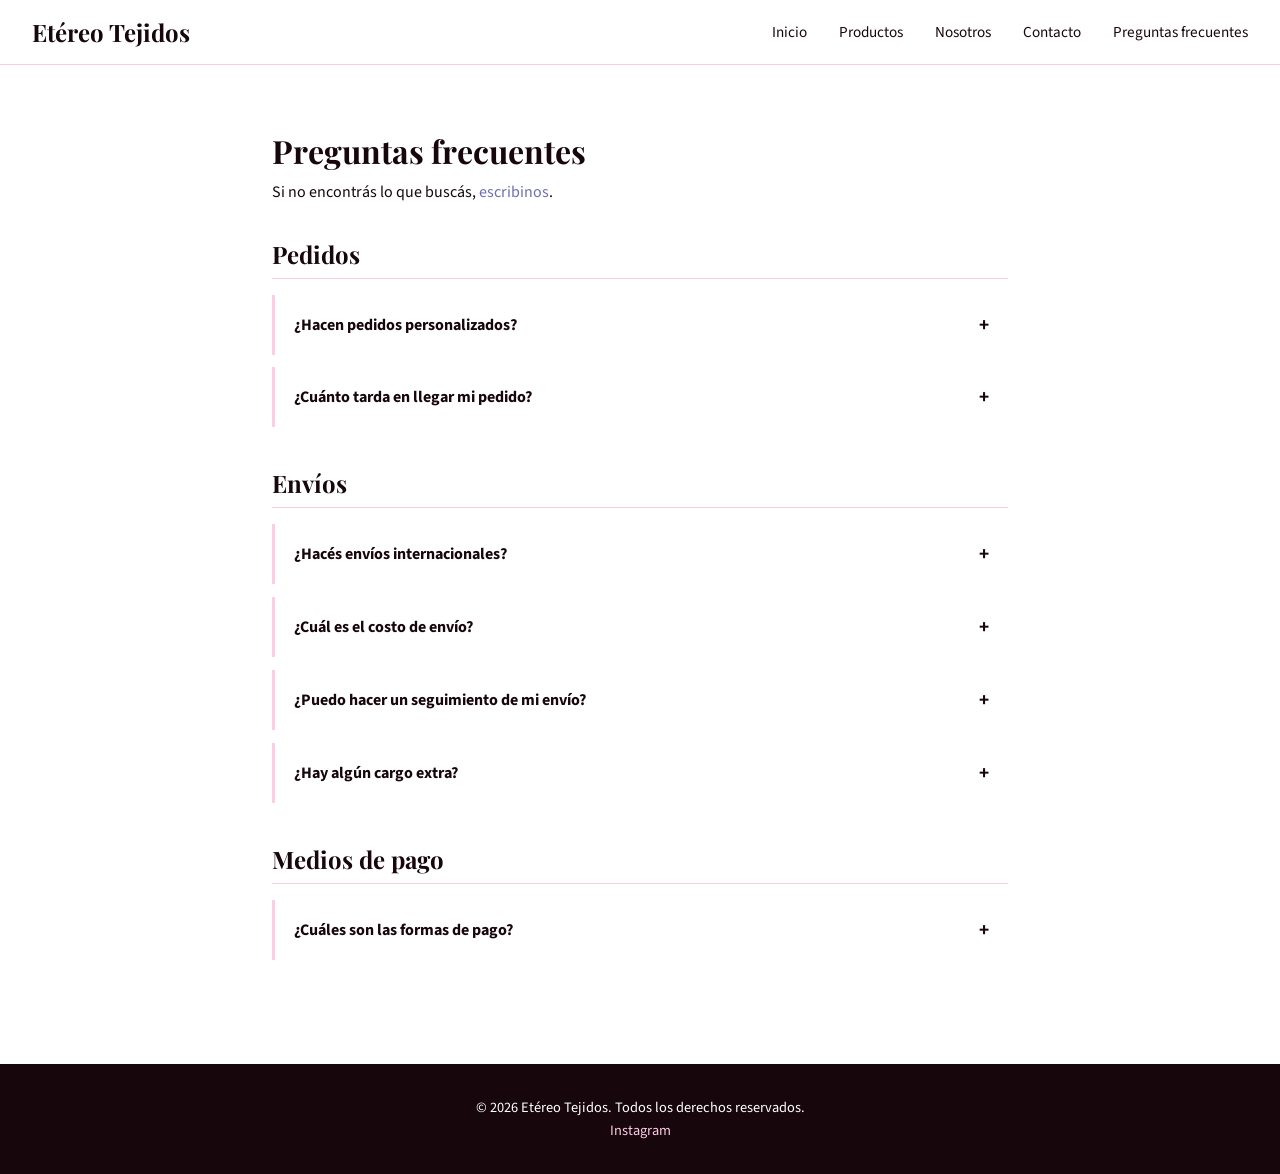
<file: pages/faq.html>
<!DOCTYPE html>
<html lang="es">
<head>
    <meta charset="UTF-8">
    <meta name="viewport" content="width=device-width, initial-scale=1.0">
    <title>Preguntas frecuentes | Etéreo Tejidos</title>
    <link rel="stylesheet" href="../styles/styles.css">
</head>
<body>

    <header>
        <h1>Etéreo Tejidos</h1>
        <nav>
            <ul>
                <li><a href="../index.html">Inicio</a></li>
                <li><a href="./productos.html">Productos</a></li>
                <li><a href="./about.html">Nosotros</a></li>
                <li><a href="./contacto.html">Contacto</a></li>
                <li><a href="./faq.html">Preguntas frecuentes</a></li>
            </ul>
        </nav>
    </header>

    <main>

        <section class="faq-contenido">
            <article>
                <h2>Preguntas frecuentes</h2>
                <p class="faq-contacto">Si no encontrás lo que buscás, <a href="./contacto.html">escribinos</a>.</p>

                <article class="faq-categoria">
                    <h3>Pedidos</h3>

                    <details>
                        <summary>¿Hacen pedidos personalizados?</summary>
                        <p>¡Sí! Podés escribirnos por Instagram o a través del <a href="./contacto.html">formulario de contacto</a> para coordinar.</p>
                    </details>

                    <details>
                        <summary>¿Cuánto tarda en llegar mi pedido?</summary>
                        <p>La producción de cada pieza tarda aproximadamente 15 días hábiles (puede variar según el flujo de pedidos). A eso se suma el tiempo de envío, que generalmente es de entre 3 y 10 días hábiles según el destino.</p>
                    </details>

                </article>


                <article class="faq-categoria">
                    <h3>Envíos</h3>

                    <details>
                        <summary>¿Hacés envíos internacionales?</summary>
                        <p>¡Sí! Enviamos a todo el mundo a través de FedEx o DHL.</p>
                    </details>

                    <details>
                        <summary>¿Cuál es el costo de envío?</summary>
                        <p>El costo de envío se calcula en base al total de tu compra y tu ubicación. Podés verlo en el checkout, en el momento previo a confirmar la compra.</p>
                    </details>

                    <details>
                        <summary>¿Puedo hacer un seguimiento de mi envío?</summary>
                        <p>¡Sí! Una vez despachado tu pedido, te enviaremos el código de seguimiento y todos los detalles necesarios para que puedas rastrearlo.</p>
                    </details>

                    <details>
                        <summary>¿Hay algún cargo extra?</summary>
                        <p>El único cargo adicional posible es el arancel de aduana de cada país, que cobra directamente el correo al momento de la entrega.</p>
                        <p>Estos valores varían según el país de destino, por lo que te recomendamos consultarlos antes de realizar tu compra.</p> 
                        <p>Etéreo Tejidos NO se responsabiliza por este tipo de cargos.</p>
                    </details>

                </article>

                <!-- PAGOS -->
                <article class="faq-categoria">
                    <h3>Medios de pago</h3>

                    <details>
                        <summary>¿Cuáles son las formas de pago?</summary>
                        <p>Si sos de Argentina, podés pagar con Mercado Pago o transferencia.</p>
                        <p>Si sos del exterior, el único medio de pago disponible es PayPal. En ese caso, los precios están expresados en dólares estadounidenses (USD); la conversión a tu moneda local queda a tu cargo.</p>
                    </details>

                </article>

            </article>
        </section>

    </main>

    <footer>
        <p>© 2026 Etéreo Tejidos. Todos los derechos reservados.</p>
        <p>
            <a href="https://www.instagram.com/etereo_tejidos/" target="_blank" rel="noopener noreferrer">Instagram</a>
        </p>
    </footer>

</body>
</html>
</file>
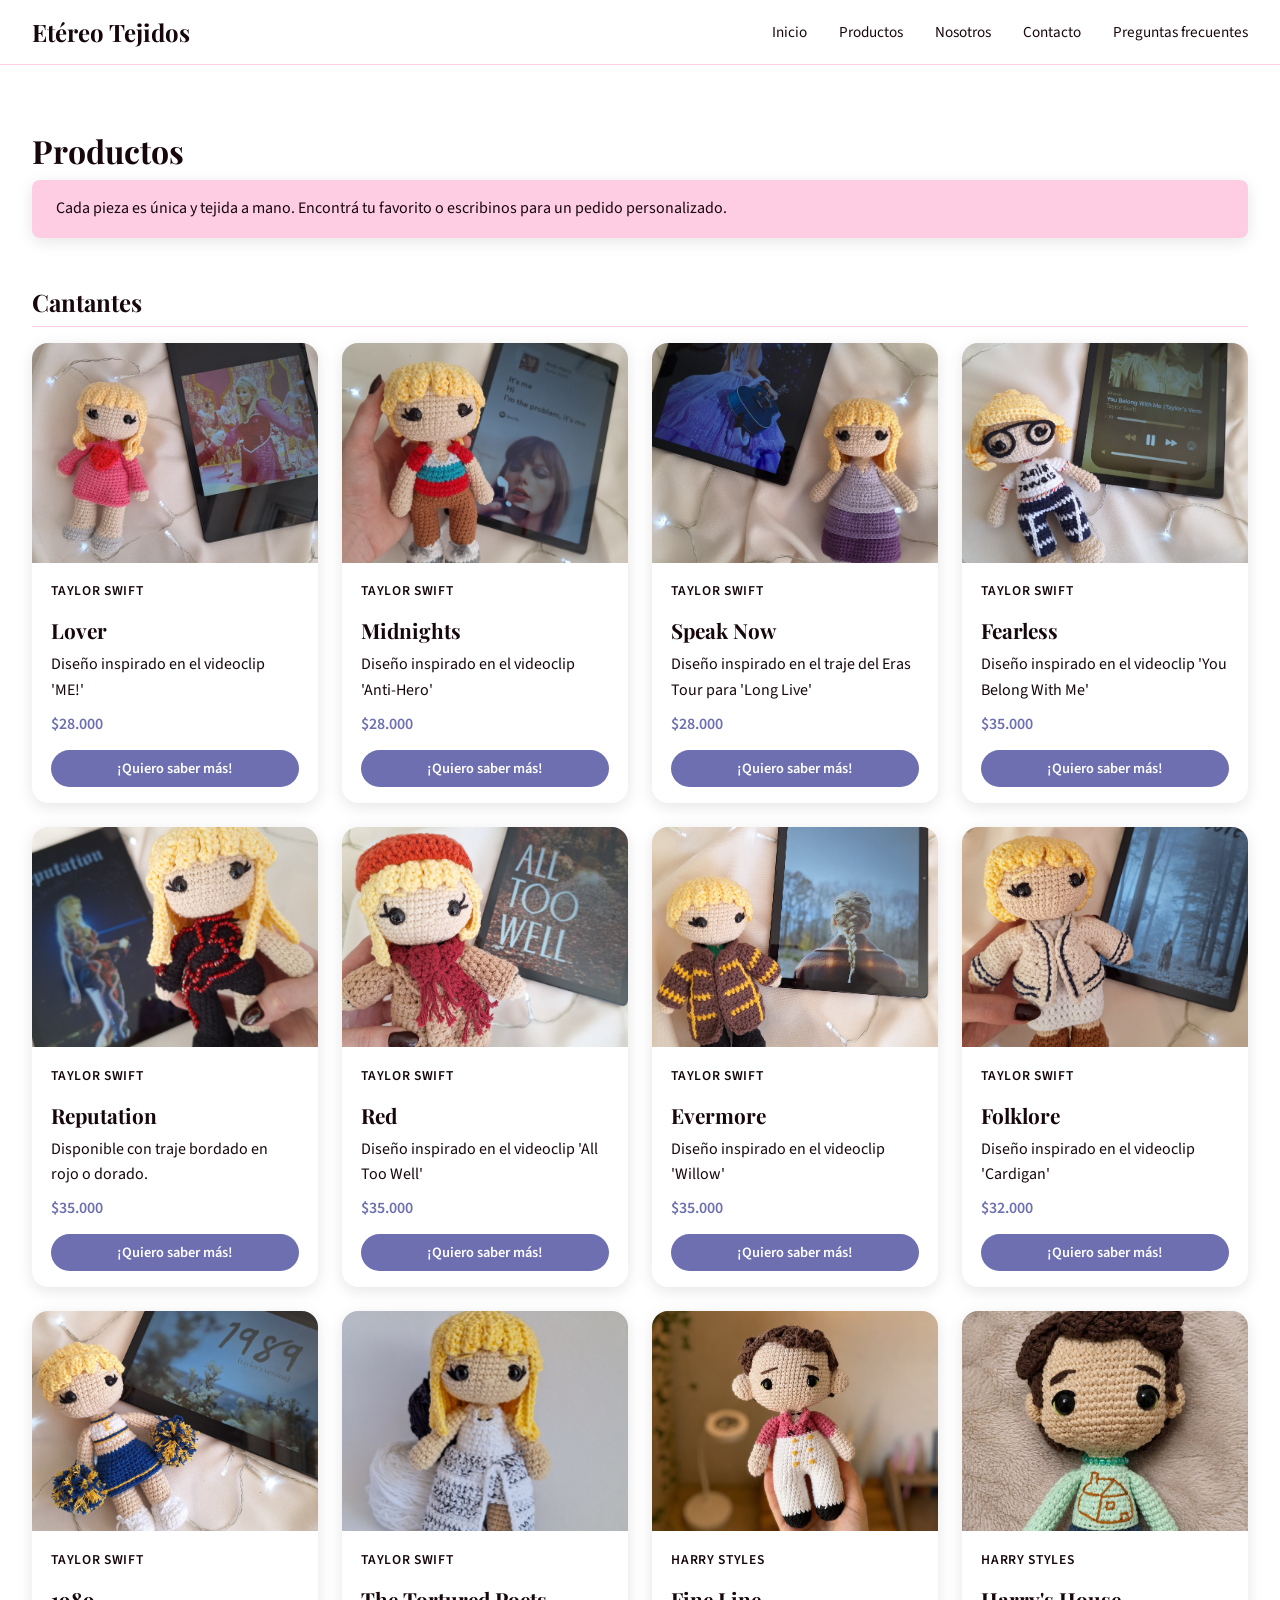
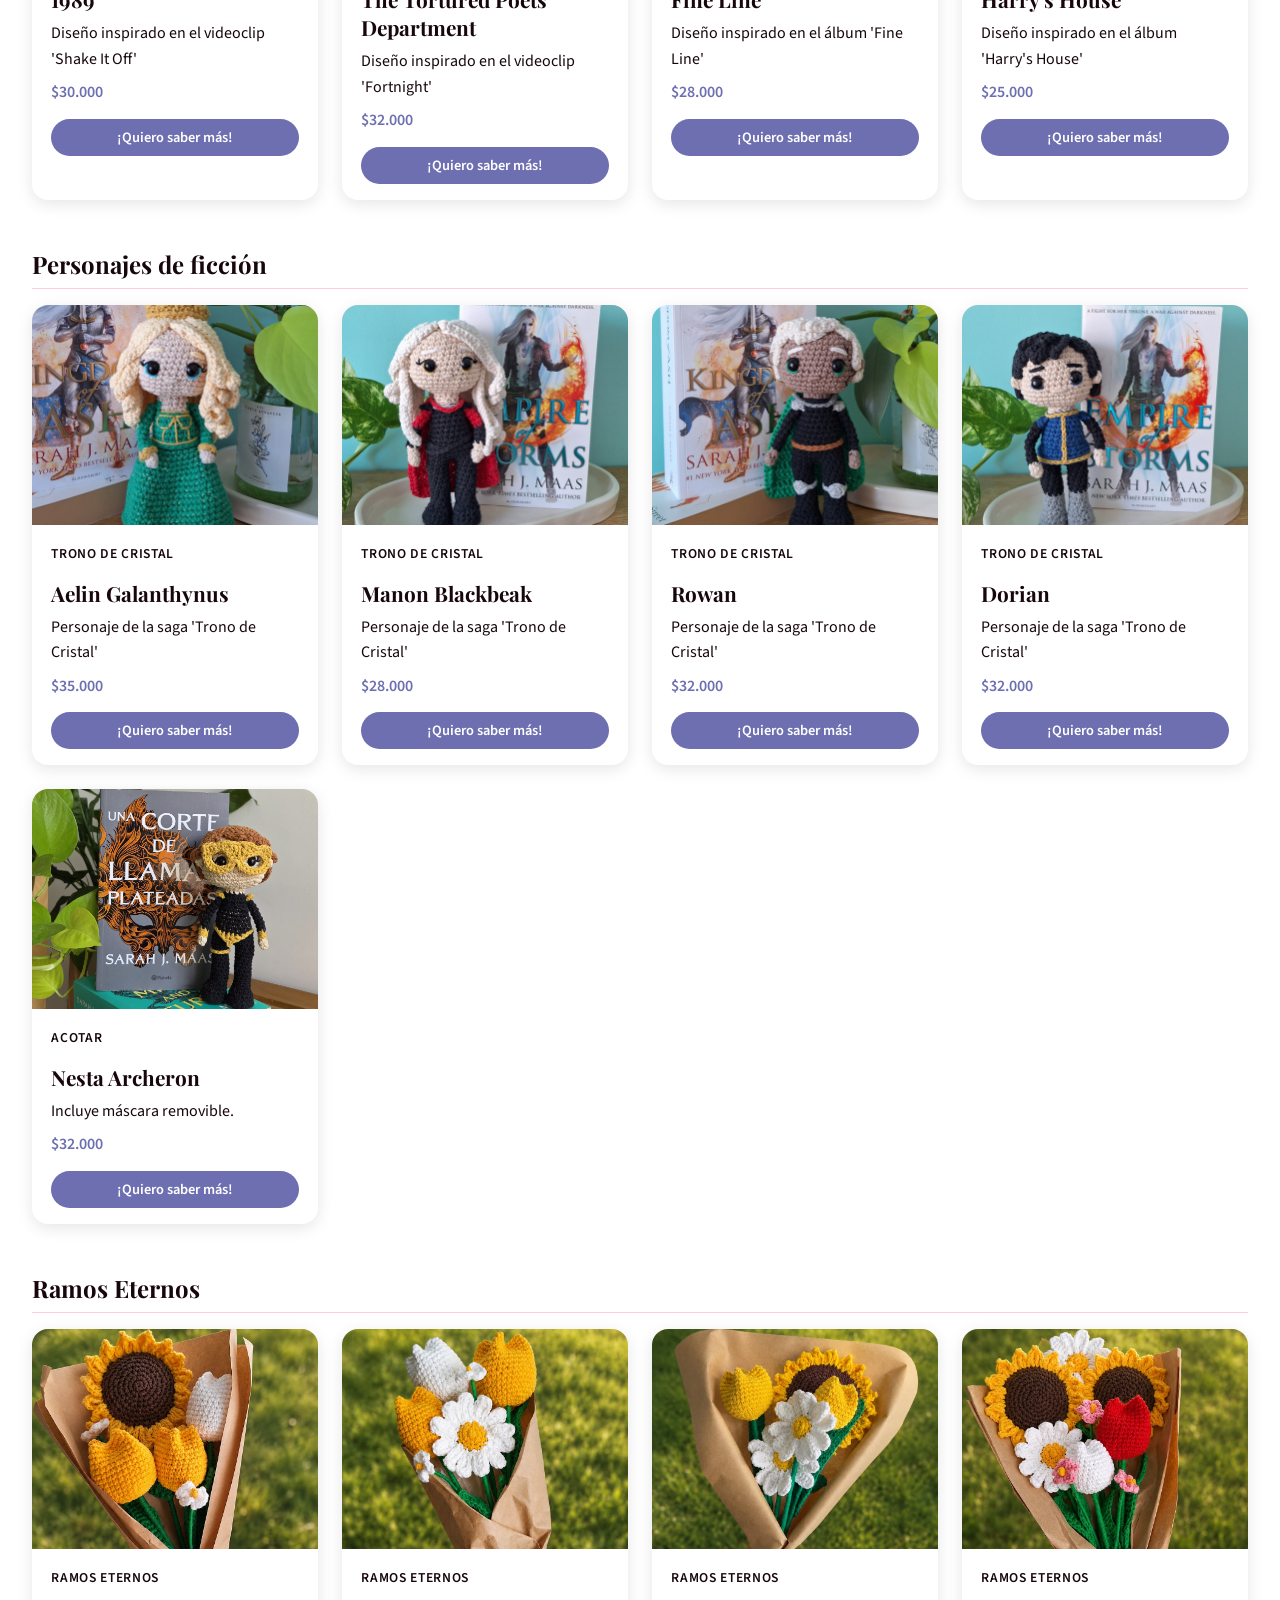
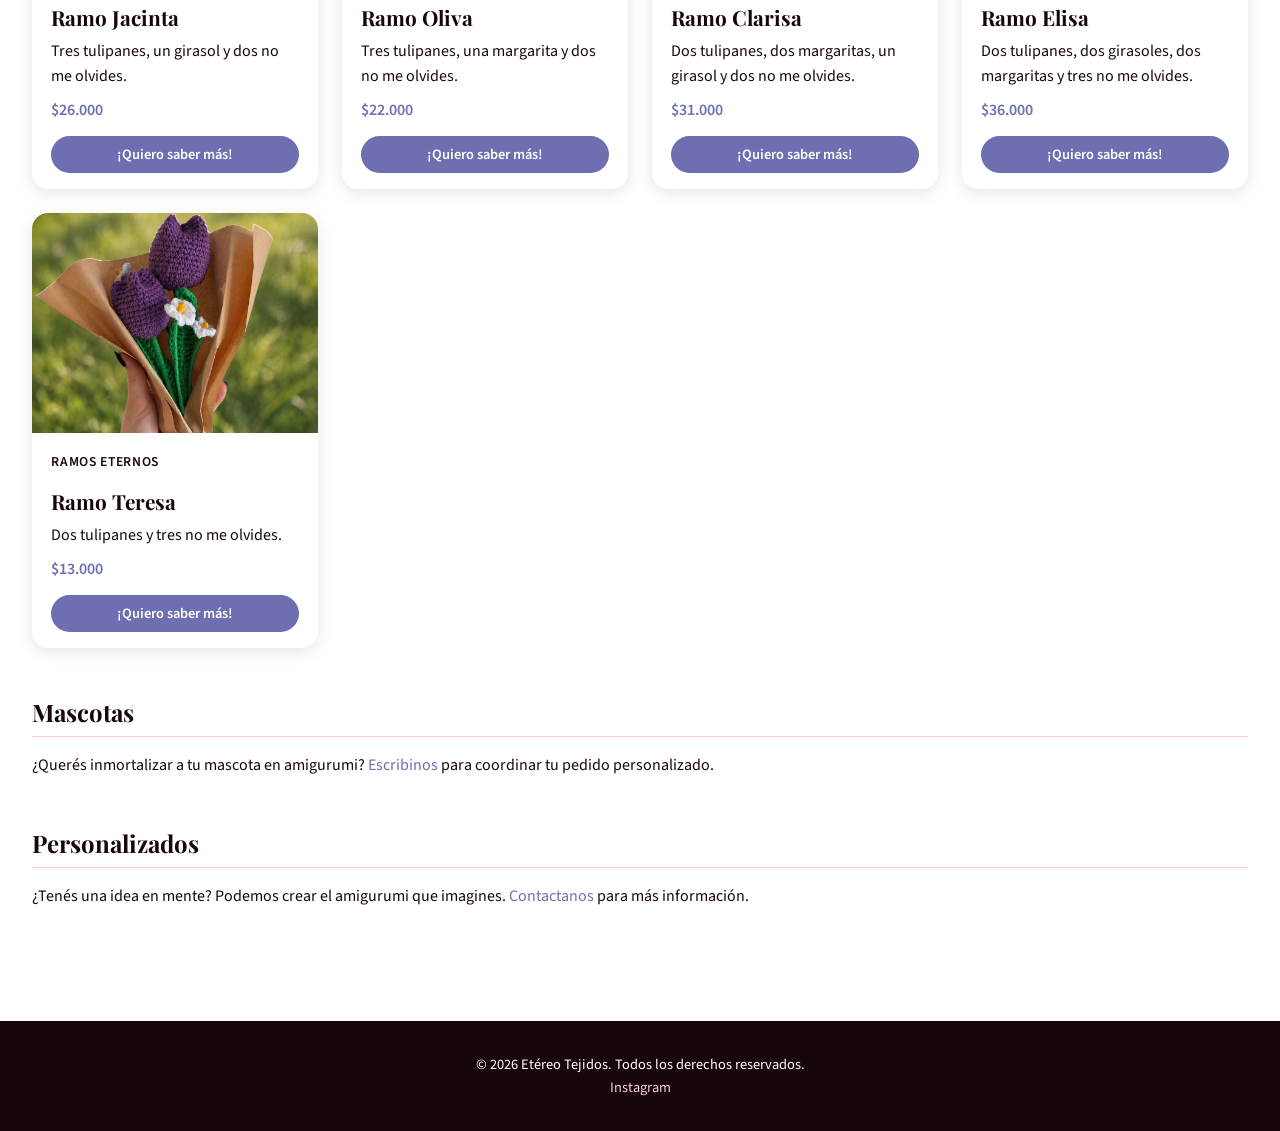
<file: pages/productos.html>
<!DOCTYPE html>
<html lang="es">
<head>
    <meta charset="UTF-8">
    <meta name="viewport" content="width=device-width, initial-scale=1.0">
    <title>Productos | Etéreo Tejidos</title>
    <link rel="stylesheet" href="../styles/styles.css">
</head>
<body>

    <header>
        <h1>Etéreo Tejidos</h1>
        <nav>
            <ul>
                <li><a href="../index.html">Inicio</a></li>
                <li><a href="./productos.html">Productos</a></li>
                <li><a href="./about.html">Nosotros</a></li>
                <li><a href="./contacto.html">Contacto</a></li>
                <li><a href="./faq.html">Preguntas frecuentes</a></li>
            </ul>
        </nav>
    </header>

    <main>
        <section class="productos-contenido">
            <article>
                <h2>Productos</h2>
                <p class="productos-intro">Cada pieza es única y tejida a mano. Encontrá tu favorito o <a href="./contacto.html">escribinos</a> para un pedido personalizado.</p>

                <!-- CANTANTES -->
                <article class="productos-categoria">
                    <h3>Cantantes</h3>
                    <div class="productos-grid">

                        <article class="card">
                            <figure class="card-figura">
                                <img class="img-principal" src="../assets/img/lover-taylor-swift.jpg" alt="Amigurumi Lover inspirado en Taylor Swift">
                                <img class="img-hover" src="../assets/img/lover-taylor-swift-2.jpg" alt="Amigurumi Lover - vista alternativa">
                                <figcaption>Taylor Swift</figcaption>
                            </figure>
                            <div class="card-info">
                                <h4>Lover</h4>
                                <p class="descripcion">Diseño inspirado en el videoclip 'ME!'</p>
                                <p class="precio">$28.000</p>
                                <a href="https://ig.me/m/etereo_tejidos" class="btn-consulta" target="_blank" rel="noopener noreferrer">¡Quiero saber más!</a>
                            </div>
                        </article>

                        <article class="card">
                            <figure class="card-figura">
                                <img class="img-principal" src="../assets/img/midnights-taylor-swift.jpg" alt="Amigurumi Midnights inspirado en Taylor Swift">
                                <img class="img-hover" src="../assets/img/midnights-taylor-swift-2.jpg" alt="Amigurumi Midnights - vista alternativa">
                                <figcaption>Taylor Swift</figcaption>
                            </figure>
                            <div class="card-info">
                                <h4>Midnights</h4>
                                <p class="descripcion">Diseño inspirado en el videoclip 'Anti-Hero'</p>
                                <p class="precio">$28.000</p>
                                <a href="https://ig.me/m/etereo_tejidos" class="btn-consulta" target="_blank" rel="noopener noreferrer">¡Quiero saber más!</a>
                            </div>
                        </article>

                        <article class="card">
                            <figure class="card-figura">
                                <img class="img-principal" src="../assets/img/speak-now.jpg" alt="Amigurumi Speak Now inspirado en Taylor Swift">
                                <img class="img-hover" src="../assets/img/speak-now-2.jpg" alt="Amigurumi Speak Now - vista alternativa">
                                <figcaption>Taylor Swift</figcaption>
                            </figure>
                            <div class="card-info">
                                <h4>Speak Now</h4>
                                <p class="descripcion">Diseño inspirado en el traje del Eras Tour para 'Long Live'</p>
                                <p class="precio">$28.000</p>
                                <a href="https://ig.me/m/etereo_tejidos" class="btn-consulta" target="_blank" rel="noopener noreferrer">¡Quiero saber más!</a>
                            </div>
                        </article>

                        <article class="card">
                            <figure class="card-figura">
                                <img class="img-principal" src="../assets/img/fearless-taylor-swift.jpg" alt="Amigurumi Fearless inspirado en Taylor Swift">
                                <img class="img-hover" src="../assets/img/fearless-taylor-swift-2.jpg" alt="Amigurumi Fearless - vista alternativa">
                                <figcaption>Taylor Swift</figcaption>
                            </figure>
                            <div class="card-info">
                                <h4>Fearless</h4>
                                <p class="descripcion">Diseño inspirado en el videoclip 'You Belong With Me'</p>
                                <p class="precio">$35.000</p>
                                <a href="https://ig.me/m/etereo_tejidos" class="btn-consulta" target="_blank" rel="noopener noreferrer">¡Quiero saber más!</a>
                            </div>
                        </article>

                        <article class="card">
                            <figure class="card-figura">
                                <img class="img-principal" src="../assets/img/reputation-taylor-swift.jpg" alt="Amigurumi Reputation inspirado en Taylor Swift">
                                <img class="img-hover" src="../assets/img/reputation-taylor-swift-2.jpg" alt="Amigurumi Reputation - vista alternativa">
                                <figcaption>Taylor Swift</figcaption>
                            </figure>
                            <div class="card-info">
                                <h4>Reputation</h4>
                                <p class="descripcion">Disponible con traje bordado en rojo o dorado.</p>
                                <p class="precio">$35.000</p>
                                <a href="https://ig.me/m/etereo_tejidos" class="btn-consulta" target="_blank" rel="noopener noreferrer">¡Quiero saber más!</a>
                            </div>
                        </article>

                        <article class="card">
                            <figure class="card-figura">
                                <img class="img-principal" src="../assets/img/red-taylor-swift.jpg" alt="Amigurumi Red inspirado en Taylor Swift">
                                <img class="img-hover" src="../assets/img/red-taylor-swift-2.jpg" alt="Amigurumi Red - vista alternativa">
                                <figcaption>Taylor Swift</figcaption>
                            </figure>
                            <div class="card-info">
                                <h4>Red</h4>
                                <p class="descripcion">Diseño inspirado en el videoclip 'All Too Well'</p>
                                <p class="precio">$35.000</p>
                                <a href="https://ig.me/m/etereo_tejidos" class="btn-consulta" target="_blank" rel="noopener noreferrer">¡Quiero saber más!</a>
                            </div>
                        </article>

                        <article class="card">
                            <figure class="card-figura">
                                <img class="img-principal" src="../assets/img/evermore-taylor-swift.jpg" alt="Amigurumi Evermore inspirado en Taylor Swift">
                                <img class="img-hover" src="../assets/img/evermore-taylor-swift-2.jpg" alt="Amigurumi Evermore - vista alternativa">
                                <figcaption>Taylor Swift</figcaption>
                            </figure>
                            <div class="card-info">
                                <h4>Evermore</h4>
                                <p class="descripcion">Diseño inspirado en el videoclip 'Willow'</p>
                                <p class="precio">$35.000</p>
                                <a href="https://ig.me/m/etereo_tejidos" class="btn-consulta" target="_blank" rel="noopener noreferrer">¡Quiero saber más!</a>
                            </div>
                        </article>

                        <article class="card">
                            <figure class="card-figura">
                                <img class="img-principal" src="../assets/img/folklore-taylor-swift.jpg" alt="Amigurumi Folklore inspirado en Taylor Swift">
                                <img class="img-hover" src="../assets/img/folklore-taylor-swift-2.jpg" alt="Amigurumi Folklore - vista alternativa">
                                <figcaption>Taylor Swift</figcaption>
                            </figure>
                            <div class="card-info">
                                <h4>Folklore</h4>
                                <p class="descripcion">Diseño inspirado en el videoclip 'Cardigan'</p>
                                <p class="precio">$32.000</p>
                                <a href="https://ig.me/m/etereo_tejidos" class="btn-consulta" target="_blank" rel="noopener noreferrer">¡Quiero saber más!</a>
                            </div>
                        </article>

                        <article class="card">
                            <figure class="card-figura">
                                <img class="img-principal" src="../assets/img/1989-taylor-swift.jpg" alt="Amigurumi 1989 inspirado en Taylor Swift">
                                <img class="img-hover" src="../assets/img/1989-taylor-swift-2.jpg" alt="Amigurumi 1989 - vista alternativa">
                                <figcaption>Taylor Swift</figcaption>
                            </figure>
                            <div class="card-info">
                                <h4>1989</h4>
                                <p class="descripcion">Diseño inspirado en el videoclip 'Shake It Off'</p>
                                <p class="precio">$30.000</p>
                                <a href="https://ig.me/m/etereo_tejidos" class="btn-consulta" target="_blank" rel="noopener noreferrer">¡Quiero saber más!</a>
                            </div>
                        </article>

                        <!-- TTPD - SIN hover -->
                        <article class="card">
                            <figure class="card-figura">
                                <img class="img-principal" src="../assets/img/ttpd-taylor-swift.jpg" alt="Amigurumi The Tortured Poets Department inspirado en Taylor Swift">
                                <img class="img-hover" src="../assets/img/ttpd-taylor-swift.jpg" alt="Amigurumi The Tortured Poets Department - vista alternativa">
                                <figcaption>Taylor Swift</figcaption>
                            </figure>
                            <div class="card-info">
                                <h4>The Tortured Poets Department</h4>
                                <p class="descripcion">Diseño inspirado en el videoclip 'Fortnight'</p>
                                <p class="precio">$32.000</p>
                                <a href="https://ig.me/m/etereo_tejidos" class="btn-consulta" target="_blank" rel="noopener noreferrer">¡Quiero saber más!</a>
                            </div>
                        </article>

                        <article class="card">
                            <figure>
                                <img src="../assets/img/fine-line-harry-styles.jpg" alt="Amigurumi Fine Line inspirado en Harry Styles">
                                <figcaption>Harry Styles</figcaption>
                            </figure>
                            <div class="card-info">
                                <h4>Fine Line</h4>
                                <p class="descripcion">Diseño inspirado en el álbum 'Fine Line'</p>
                                <p class="precio">$28.000</p>
                                <a href="https://ig.me/m/etereo_tejidos" class="btn-consulta" target="_blank" rel="noopener noreferrer">¡Quiero saber más!</a>
                            </div>
                        </article>

                        <article class="card">
                            <figure>
                                <img src="../assets/img/harrys-house-harry-styles.jpg" alt="Amigurumi Harry's House inspirado en Harry Styles">
                                <figcaption>Harry Styles</figcaption>
                            </figure>
                            <div class="card-info">
                                <h4>Harry's House</h4>
                                <p class="descripcion">Diseño inspirado en el álbum 'Harry's House'</p>
                                <p class="precio">$25.000</p>
                                <a href="https://ig.me/m/etereo_tejidos" class="btn-consulta" target="_blank" rel="noopener noreferrer">¡Quiero saber más!</a>
                            </div>
                        </article>

                    </div>
                </article>

                <!-- PERSONAJES DE FICCIÓN -->
                <article class="productos-categoria">
                    <h3>Personajes de ficción</h3>
                    <div class="productos-grid">

                        <article class="card">
                            <figure>
                                <img src="../assets/img/aelin-galanthynus.jpg" alt="Amigurumi de Aelin Galanthynus de la saga Trono de Cristal">
                                <figcaption>Trono de Cristal</figcaption>
                            </figure>
                            <div class="card-info">
                                <h4>Aelin Galanthynus</h4>
                                <p class="descripcion">Personaje de la saga 'Trono de Cristal'</p>
                                <p class="precio">$35.000</p>
                                <a href="https://ig.me/m/etereo_tejidos" class="btn-consulta" target="_blank" rel="noopener noreferrer">¡Quiero saber más!</a>
                            </div>
                        </article>

                        <article class="card">
                            <figure>
                                <img src="../assets/img/manon-blackbeak.jpg" alt="Amigurumi de Manon Blackbeak de la saga Trono de Cristal">
                                <figcaption>Trono de Cristal</figcaption>
                            </figure>
                            <div class="card-info">
                                <h4>Manon Blackbeak</h4>
                                <p class="descripcion">Personaje de la saga 'Trono de Cristal'</p>
                                <p class="precio">$28.000</p>
                                <a href="https://ig.me/m/etereo_tejidos" class="btn-consulta" target="_blank" rel="noopener noreferrer">¡Quiero saber más!</a>
                            </div>
                        </article>

                        <article class="card">
                            <figure>
                                <img src="../assets/img/rowan.jpg" alt="Amigurumi de Rowan de la saga Trono de Cristal">
                                <figcaption>Trono de Cristal</figcaption>
                            </figure>
                            <div class="card-info">
                                <h4>Rowan</h4>
                                <p class="descripcion">Personaje de la saga 'Trono de Cristal'</p>
                                <p class="precio">$32.000</p>
                                <a href="https://ig.me/m/etereo_tejidos" class="btn-consulta" target="_blank" rel="noopener noreferrer">¡Quiero saber más!</a>
                            </div>
                        </article>

                        <article class="card">
                            <figure>
                                <img src="../assets/img/dorian.jpg" alt="Amigurumi de Dorian de la saga Trono de Cristal">
                                <figcaption>Trono de Cristal</figcaption>
                            </figure>
                            <div class="card-info">
                                <h4>Dorian</h4>
                                <p class="descripcion">Personaje de la saga 'Trono de Cristal'</p>
                                <p class="precio">$32.000</p>
                                <a href="https://ig.me/m/etereo_tejidos" class="btn-consulta" target="_blank" rel="noopener noreferrer">¡Quiero saber más!</a>
                            </div>
                        </article>

                        <article class="card">
                            <figure>
                                <img src="../assets/img/nesta-archeron.jpg" alt="Amigurumi de Nesta Archeron de la saga ACOTAR con máscara removible">
                                <figcaption>ACOTAR</figcaption>
                            </figure>
                            <div class="card-info">
                                <h4>Nesta Archeron</h4>
                                <p class="descripcion">Incluye máscara removible.</p>
                                <p class="precio">$32.000</p>
                                <a href="https://ig.me/m/etereo_tejidos" class="btn-consulta" target="_blank" rel="noopener noreferrer">¡Quiero saber más!</a>
                            </div>
                        </article>

                    </div>
                </article>

                <!-- RAMOS ETERNOS -->
                <article class="productos-categoria">
                    <h3>Ramos Eternos</h3>
                    <div class="productos-grid">

                        <article class="card">
                            <figure>
                                <img src="../assets/img/ramo-jacinta.jpg" alt="Ramo Jacinta tejido a crochet">
                                <figcaption>Ramos Eternos</figcaption>
                            </figure>
                            <div class="card-info">
                                <h4>Ramo Jacinta</h4>
                                <p class="descripcion">Tres tulipanes, un girasol y dos no me olvides.</p>
                                <p class="precio">$26.000</p>
                                <a href="https://ig.me/m/etereo_tejidos" class="btn-consulta" target="_blank" rel="noopener noreferrer">¡Quiero saber más!</a>
                            </div>
                        </article>

                        <article class="card">
                            <figure>
                                <img src="../assets/img/ramo-oliva.jpg" alt="Ramo Oliva tejido a crochet">
                                <figcaption>Ramos Eternos</figcaption>
                            </figure>
                            <div class="card-info">
                                <h4>Ramo Oliva</h4>
                                <p class="descripcion">Tres tulipanes, una margarita y dos no me olvides.</p>
                                <p class="precio">$22.000</p>
                                <a href="https://ig.me/m/etereo_tejidos" class="btn-consulta" target="_blank" rel="noopener noreferrer">¡Quiero saber más!</a>
                            </div>
                        </article>

                        <article class="card">
                            <figure>
                                <img src="../assets/img/ramo-clarisa.jpg" alt="Ramo Clarisa tejido a crochet">
                                <figcaption>Ramos Eternos</figcaption>
                            </figure>
                            <div class="card-info">
                                <h4>Ramo Clarisa</h4>
                                <p class="descripcion">Dos tulipanes, dos margaritas, un girasol y dos no me olvides.</p>
                                <p class="precio">$31.000</p>
                                <a href="https://ig.me/m/etereo_tejidos" class="btn-consulta" target="_blank" rel="noopener noreferrer">¡Quiero saber más!</a>
                            </div>
                        </article>

                        <article class="card">
                            <figure>
                                <img src="../assets/img/ramo-elisa.jpg" alt="Ramo Elisa tejido a crochet">
                                <figcaption>Ramos Eternos</figcaption>
                            </figure>
                            <div class="card-info">
                                <h4>Ramo Elisa</h4>
                                <p class="descripcion">Dos tulipanes, dos girasoles, dos margaritas y tres no me olvides.</p>
                                <p class="precio">$36.000</p>
                                <a href="https://ig.me/m/etereo_tejidos" class="btn-consulta" target="_blank" rel="noopener noreferrer">¡Quiero saber más!</a>
                            </div>
                        </article>

                        <article class="card">
                            <figure>
                                <img src="../assets/img/ramo-teresa.jpg" alt="Ramo Teresa tejido a crochet">
                                <figcaption>Ramos Eternos</figcaption>
                            </figure>
                            <div class="card-info">
                                <h4>Ramo Teresa</h4>
                                <p class="descripcion">Dos tulipanes y tres no me olvides.</p>
                                <p class="precio">$13.000</p>
                                <a href="https://ig.me/m/etereo_tejidos" class="btn-consulta" target="_blank" rel="noopener noreferrer">¡Quiero saber más!</a>
                            </div>
                        </article>

                    </div>
                </article>

                <!-- MASCOTAS -->
                <article class="productos-categoria">
                    <h3>Mascotas</h3>
                    <p>¿Querés inmortalizar a tu mascota en amigurumi? <a href="./contacto.html">Escribinos</a> para coordinar tu pedido personalizado.</p>
                </article>

                <!-- PERSONALIZADOS -->
                <article class="productos-categoria">
                    <h3>Personalizados</h3>
                    <p>¿Tenés una idea en mente? Podemos crear el amigurumi que imagines. <a href="./contacto.html">Contactanos</a> para más información.</p>
                </article>

            </article>
        </section>
    </main>

    <footer>
        <p>© 2026 Etéreo Tejidos. Todos los derechos reservados.</p>
        <p>
            <a href="https://www.instagram.com/etereo_tejidos/" target="_blank" rel="noopener noreferrer">Instagram</a>
        </p>
    </footer>

</body>
</html>
</file>
<file: styles/styles.css>
@import url('https://fonts.googleapis.com/css2?family=Playfair+Display:ital,wght@0,400;0,700;1,400&display=swap');
@import url('https://fonts.googleapis.com/css2?family=Source+Sans+3:wght@400;600&display=swap');


/*BASE / RESET*/

* {
    margin: 0;
    padding: 0;
    box-sizing: border-box;
}

body {
    font-family: "Source Sans 3", sans-serif;
    font-weight: 400;
    background-color: #ffffff;
    color: #17070d;
    overflow-x: hidden;
}

/*VARIABLES GLOBALES*/

:root {
    --line-height-base: 1.6;
    --color-primario: #17070d;
    --color-secundario: #6d6fb1;
    --color-acento: #ffcde3;
}


/*JERARQUÍA TIPOGRÁFICA*/

h1 {
    font-family: "Playfair Display", serif;
    font-weight: 700;
    color: #17070d;
    font-size: 2.5rem;
}

h2 {
    font-family: "Playfair Display", serif;
    font-weight: 700;
    color: #17070d;
    font-size: 2rem;
}

h3 {
    font-family: "Playfair Display", serif;
    font-weight: 700;
    color: #17070d;
    font-size: 1.5rem;
}

h4 {
    font-family: "Source Sans 3", sans-serif;
    font-weight: 600;
    color: #17070d;
    font-size: 1.2rem;
}

p {
    font-family: "Source Sans 3", sans-serif;
    font-weight: 400;
    font-size: 1rem;
    line-height: var(--line-height-base);
}

a {
    color: #6d6fb1;
    text-decoration: none;
}

a:hover {
    color: #17070d;
}


/*HEADER Y NAV*/

header {
    background-color: #ffffff;
    padding: 1rem 2rem;
    border-bottom: 1px solid #ffcde3;
    display: flex;
    justify-content: space-between;
    flex-direction: column;
    align-items: flex-start;
    gap: 1rem;
}

header h1 {
    flex: 0 0 auto;
    font-family: "Playfair Display", serif;
    font-size: 1.5rem;
    color: #17070d;
}

header h1 a {
    display: flex;
    align-items: center;
    gap: 0.8rem;
    color: #17070d;
    text-decoration: none;
}

header h1 img {
    height: 50px;
    width: auto;
}

header nav {
    flex: 1;
    display: flex;
    justify-content: flex-end;
    width: 100%;
}

nav ul {
    list-style: none;
    display: flex;
    flex-direction: column;
    gap: 0.8rem;
}

nav ul li a {
    font-family: "Source Sans 3", sans-serif;
    font-size: 0.95rem;
    font-weight: 400;
    color: #17070d;
    text-decoration: none;
    transition: color 0.3s ease;
}

nav ul li a:hover {
    color: #6d6fb1;
}


/*HERO*/

.hero {
    padding: 0;
}

.hero img {
    width: 100%;
    height: auto;
    display: block;
}


/*SECCIONES GENERALES*/

section {
    padding: 4rem 2rem;
}

.seccion-acento {
    background-color: #ffcde3;
}


/*CARDS DE PRODUCTOS*/

.titulo-destacados {
    color: #17070d;
    margin-bottom: 2rem;
}

.productos-destacados {
    display: flex;
    flex-direction: column;
    gap: 1.5rem;
    width: 100%;
}

.productos-destacados .card {
    width: 100%;
    flex-shrink: 0;
}

.productos-destacados .card img {
    height: 250px;
}

.productos-destacados .card-info {
    padding: 1.2rem;
}

main .productos-intro {
    background-color: #ffcde3;
    padding: 1rem 1.5rem;
    border-radius: 0.5rem;
    box-shadow: 0 4px 16px rgba(23, 7, 13, 0.1);
    margin-bottom: 3rem;
    color: #17070d;
}

.productos-intro a {
    color: #17070d;
}

.card {
    background-color: #ffffff;
    border-radius: 1rem;
    box-shadow: 0 4px 16px rgba(23, 7, 13, 0.1);
    overflow: hidden;
    transition: transform 0.3s ease, box-shadow 0.3s ease;
}

.card:hover {
    transform: translateY(-4px);
    box-shadow: 0 8px 24px rgba(23, 7, 13, 0.15);
}

.card img {
    width: 100%;
    height: 220px;
    object-fit: cover;
}

.card figcaption {
    font-size: 0.85rem;
    color: #17070d;
    font-weight: 600;
    text-transform: uppercase;
    letter-spacing: 0.05em;
    padding: 0.8rem 1.2rem 0 1.2rem;
}

.card-info {
    padding: 1rem 1.2rem;
}

.card-info h4 {
    font-family: "Playfair Display", serif;
    font-weight: 700;
    font-size: 1.3rem;
    margin-bottom: 0.4rem;
}

.card-info p.descripcion {
    color: #17070d;
    font-weight: 400;
    margin-top: 0.5rem;
}

.card-info p.precio {
    color: #6d6fb1;
    font-weight: 600;
    margin-top: 0.5rem;
}

.card-figura {
    position: relative;
}

.card-figura img {
    width: 100%;
    height: 220px;
    object-fit: cover;
    transition: opacity 0.4s ease;
}

.card-figura .img-hover {
    position: absolute;
    top: 0;
    left: 0;
    opacity: 0;
}

.card:hover .img-hover {
    opacity: 1;
}

.card:hover .img-principal {
    opacity: 0;
}

.ver-mas {
    text-align: center;
    margin-top: 2rem;
}


/*VIDEO*/

.seccion-video {
    display: flex;
    justify-content: center;
    padding: 4rem 2rem;
}

.seccion-video video {
    width: 100%;
    border-radius: 1rem;
}


/*SECCIÓN ENVÍOS Y PAGOS*/

.info-grid {
    display: grid;
    grid-template-areas:
        "envio"
        "pago"
        "seguridad";
    gap: 2rem;
    text-align: center;
}

.info-grid article {
    flex: 1;
}

.info-grid img {
    width: 48px;
    height: 48px;
    margin-bottom: 0.8rem;
}

.info-grid h4 {
    margin-bottom: 0.5rem;
}


/*FOOTER*/

footer {
    background-color: #17070d;
    color: #ffffff;
    text-align: center;
    padding: 2rem;
}

footer p {
    color: #ffffff;
    font-size: 0.9rem;
}

footer a {
    color: #ffcde3;
}

footer a:hover {
    color: #ffffff;
}


/*FEED INSTAGRAM*/

.seccion-instagram {
    padding: 4rem 2rem 2rem 2rem;
    text-align: center;
    background-color: #ffffff;
}

.seccion-instagram h2 {
    margin-bottom: 0.5rem;
}

.seccion-instagram > article > p {
    color: #6d6fb1;
    margin-bottom: 2rem;
}

.instagram-grid {
    display: grid;
    grid-template-columns: repeat(2, 1fr);
    gap: 0;
    margin-bottom: 0;
    width: 100%;
}

.instagram-grid article figure {
    overflow: hidden;
    border-radius: 0;
}

.instagram-grid article figure img {
    width: 100%;
    aspect-ratio: 1/1;
    object-fit: cover;
    transition: transform 0.3s ease;
}

.instagram-grid article figure img:hover {
    transform: scale(1.05);
}

.instagram-grid a {
    display: block;
}

.btn-instagram {
    display: inline-block;
    padding: 0.8rem 2rem;
    background-color: #6d6fb1;
    color: #ffffff;
    border-radius: 2rem;
    font-family: "Source Sans 3", sans-serif;
    font-weight: 600;
    transition: background-color 0.3s ease;
}

.btn-instagram:hover {
    background-color: #17070d;
    color: #ffffff;
}

.btn-ver-mas {
    display: inline-block;
    text-align: center;
    padding: 0.5rem 1.5rem;
    background-color: #6d6fb1;
    color: #ffffff;
    border-radius: 2rem;
    font-family: "Source Sans 3", sans-serif;
    font-weight: 600;
    font-size: 0.9rem;
    transition: background-color 0.3s ease;
}

.btn-ver-mas:hover {
    background-color: #17070d;
    color: #ffffff;
}


/*ABOUT*/

.about-hero {
    display: flex;
    flex-direction: column;
    gap: 2rem;
    padding: 4rem 2rem;
    background-color: #ffcde3;
}

.about-hero-texto {
    flex: 1;
}

.about-hero-texto h2 {
    margin-bottom: 1rem;
}

.about-hero-imagen {
    width: 100%;
}

.about-hero-imagen img {
    width: 60%;
    margin: 0 auto;
    display: block;
    border-radius: 1rem;
    object-fit: cover;
}

.about-hero-texto p {
    margin-bottom: 1rem;
}

.about-cta {
    margin-top: 1.5rem;
    padding: 1rem 1.5rem;
    background-color: #ffffff;
    border-radius: 0.5rem;
    font-weight: 600;
    color: #17070d;
    text-align: center;
}

.about-hero-imagen figcaption {
    text-align: center;
    font-style: italic;
    font-size: 0.85rem;
    color: #6d6fb1;
    margin-top: 0.5rem;
}


/*CONTACTO*/

.contacto-contenido {
    display: flex;
    flex-direction: column;
    gap: 2rem;
    padding: 4rem 2rem;
    background-color: #ffcde3;
}

.contacto-info {
    flex: 1;
}

.contacto-info h2 {
    margin-bottom: 1rem;
}

.contacto-info p {
    margin-bottom: 2rem;
    color: #17070d;
}

.contacto-info ul {
    list-style: none;
    display: flex;
    flex-direction: column;
    gap: 1rem;
}

.contacto-info ul li {
    display: flex;
    align-items: center;
    gap: 0.8rem;
}

.contacto-info ul li img {
    width: 24px;
    height: 24px;
}

.contacto-form {
    flex: 1;
}

.contacto-form h3 {
    margin-bottom: 1.5rem;
}

.contacto-form label {
    display: block;
    font-size: 0.85rem;
    font-weight: 600;
    letter-spacing: 0.08em;
    text-transform: uppercase;
    color: #17070d;
    margin-bottom: 0.4rem;
    margin-top: 1.2rem;
}

.contacto-form label span {
    font-weight: 400;
    text-transform: none;
    font-size: 0.8rem;
    color: #6d6fb1;
}

.contacto-form input,
.contacto-form textarea {
    width: 100%;
    padding: 0.8rem 1rem;
    border: 1px solid #ffcde3;
    border-radius: 0.5rem;
    font-family: "Source Sans 3", sans-serif;
    font-size: 1rem;
    color: #17070d;
    background-color: #ffffff;
    outline: none;
    transition: border-color 0.3s ease;
}

.contacto-form input:focus,
.contacto-form textarea:focus {
    border-color: #6d6fb1;
}

.contacto-form button {
    margin-top: 1.5rem;
    padding: 0.8rem 2rem;
    background-color: #6d6fb1;
    color: #ffffff;
    border: none;
    border-radius: 2rem;
    font-family: "Source Sans 3", sans-serif;
    font-weight: 600;
    font-size: 1rem;
    cursor: pointer;
    transition: background-color 0.3s ease;
}

.contacto-form button:hover {
    background-color: #17070d;
}


/*FAQ*/

.faq-contenido {
    padding: 4rem 2rem;
    max-width: 800px;
    margin: 0 auto;
}

.faq-contenido h2 {
    margin-bottom: 0.5rem;
}

.faq-contenido > article > p {
    margin-bottom: 2rem;
    color: #17070d;
}

.faq-categoria {
    margin-bottom: 2.5rem;
}

.faq-categoria h3 {
    margin-bottom: 1rem;
    padding-bottom: 0.5rem;
    border-bottom: 1px solid #ffcde3;
}

details {
    border-left: 3px solid var(--color-acento);
    padding: 1rem 1.2rem;
    margin-bottom: 0.8rem;
    background-color: #ffffff;
    border-radius: 0 0.5rem 0.5rem 0;
}

details[open] {
    background-color: #fff8fb;
}

summary {
    font-family: "Source Sans 3", sans-serif;
    font-weight: 700;
    font-size: 1rem;
    color: #17070d;
    cursor: pointer;
    list-style: none;
    display: flex;
    justify-content: space-between;
    align-items: center;
}

summary::after {
    content: '+';
    font-size: 1.2rem;
    color: var(--color-primario);
    transition: transform 0.3s ease;
}

details[open] summary::after {
    content: '−';
}

details p {
    margin-top: 0.8rem;
    color: #17070d;
    line-height: 1.6;
}

details p + p {
    margin-top: 0.5rem;
}


/*PRODUCTOS*/

.productos-contenido {
    padding: 4rem 2rem;
}

.productos-contenido h2 {
    margin-bottom: 0.5rem;
}

.productos-contenido > article > p {
    margin-bottom: 3rem;
    color: #17070d;
}

.productos-categoria {
    margin-bottom: 3rem;
}

.productos-categoria h3 {
    margin-bottom: 1rem;
    padding-bottom: 0.5rem;
    border-bottom: 1px solid #ffcde3;
}

.productos-grid {
    display: grid;
    grid-template-columns: repeat(2, 1fr);
    gap: 1.5rem;
}

.btn-consulta {
    display: block;
    text-align: center;
    margin-top: 0.8rem;
    padding: 0.5rem 1.2rem;
    background-color: #6d6fb1;
    color: #ffffff;
    border-radius: 2rem;
    font-family: "Source Sans 3", sans-serif;
    font-weight: 600;
    font-size: 0.9rem;
    transition: background-color 0.3s ease;
}

.btn-consulta:hover {
    background-color: #17070d;
    color: #ffffff;
}




/*    MEDIA QUERIES     */

/* Tablet */
@media (min-width: 768px) {

    header {
        flex-direction: row;
        align-items: center;
        gap: 0;
    }

    header nav {
        width: auto;
    }

    nav ul {
        flex-direction: row;
        gap: 2rem;
    }

    .productos-destacados {
        flex-direction: row;
        flex-wrap: nowrap;
    }

    .productos-destacados .card {
        flex: 1 1 0;
        width: auto;
    }

    .productos-destacados .card img {
        height: 280px;
    }
    
    .info-grid {
        grid-template-areas: "envio pago seguridad";
        grid-template-columns: 1fr 1fr 1fr;
    }

    .about-hero {
        flex-direction: row;
        align-items: center;
    }

    .about-hero-imagen {
        flex: 0 0 35%;
        width: auto;
    }

    .about-hero-imagen img {
        width: 100%;
    }

    .contacto-contenido {
        flex-direction: row;
        gap: 4rem;
        align-items: flex-start;
    }

    .seccion-video video {
        width: 75%;
    }

    .productos-grid {
        grid-template-columns: repeat(3, 1fr);
    }
}

/* Desktop */
@media (min-width: 1024px) {

    .instagram-grid {
        grid-template-columns: repeat(4, 1fr);
    }

    .productos-grid {
        grid-template-columns: repeat(4, 1fr);
    }

    .productos-destacados .card img {
        height: 320px;
    }

    .productos-destacados .card-info {
        min-height: auto;
    }
}
</file>
